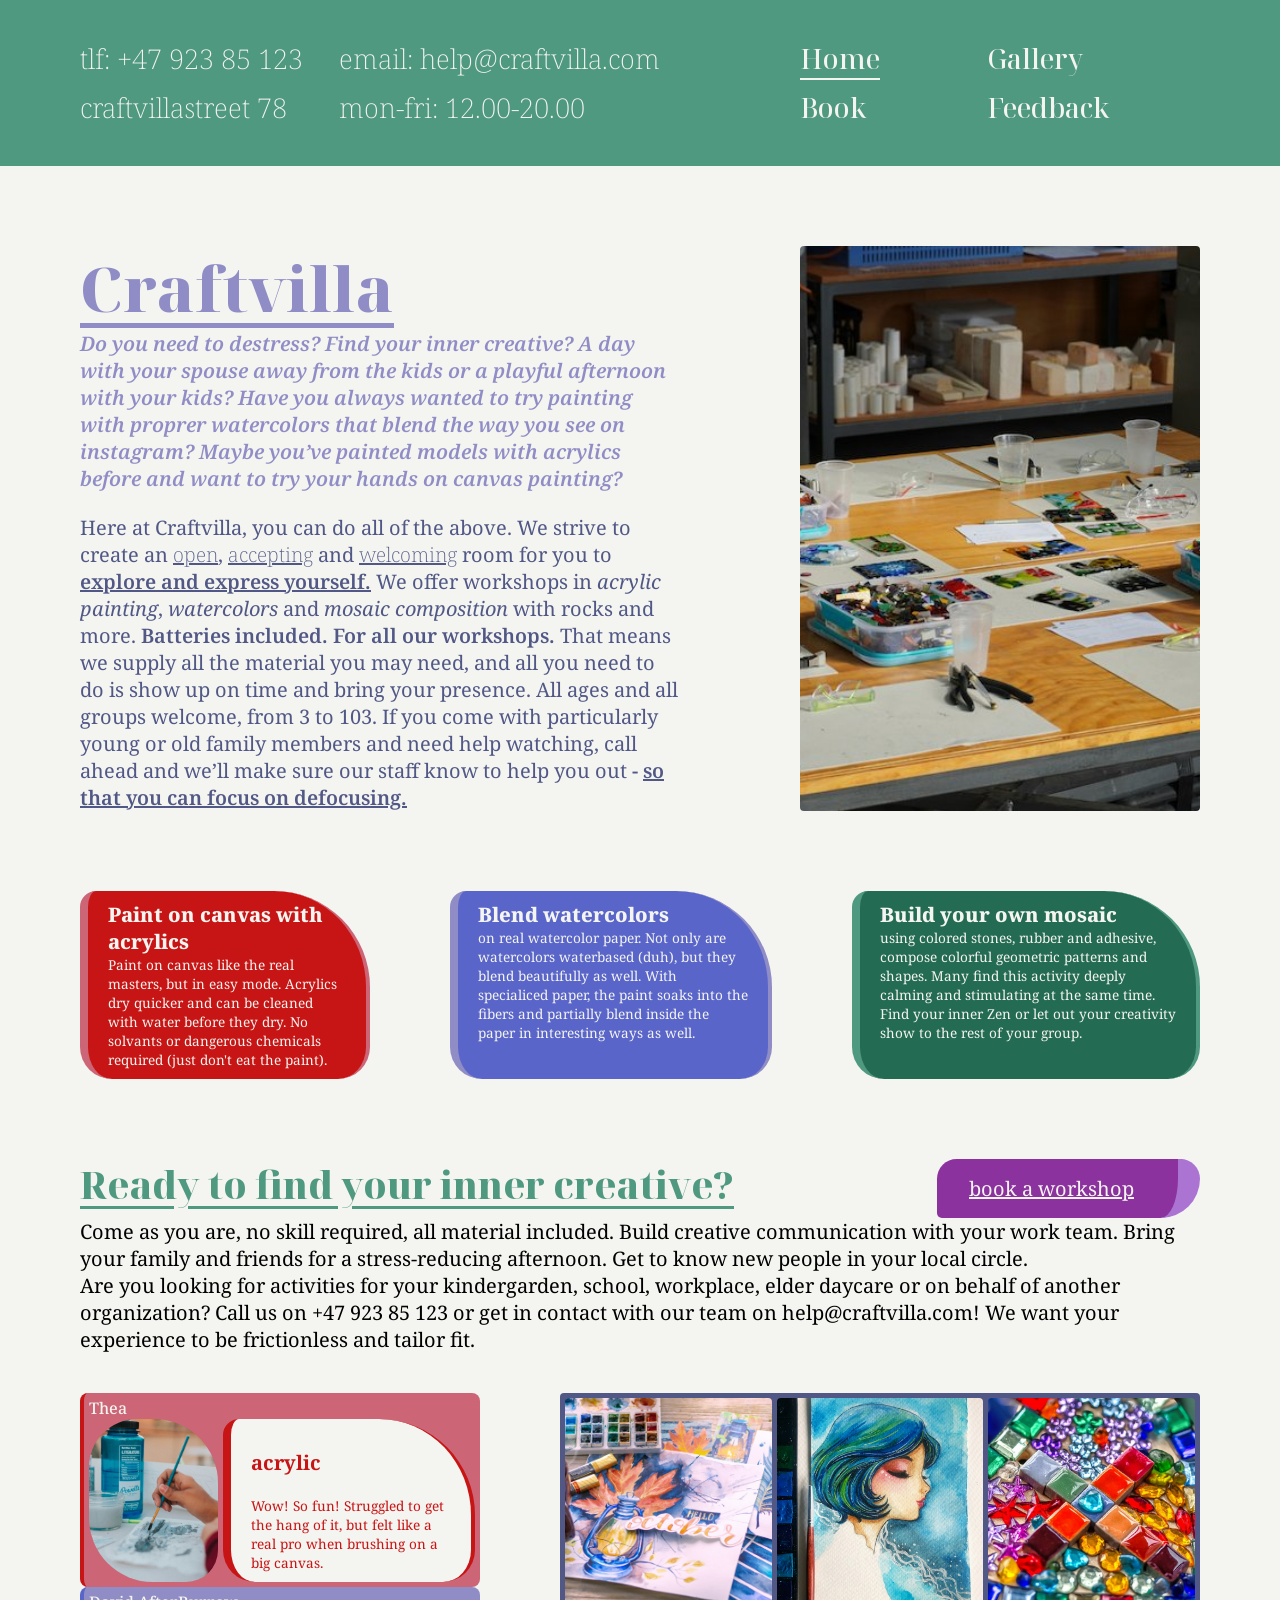
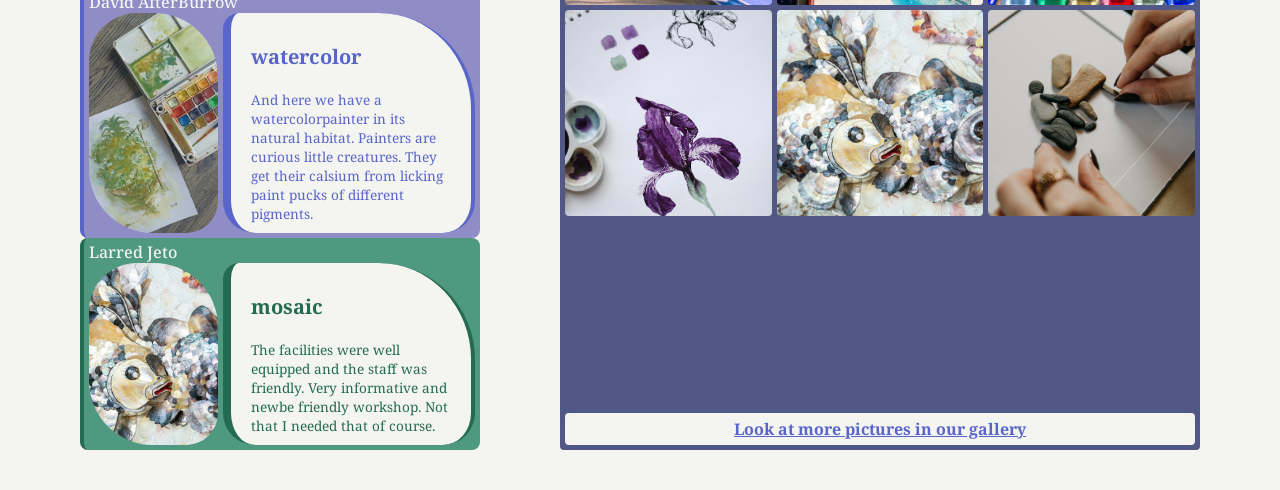
<file: index.html>
<!DOCTYPE html>
<html lang="en">
<head>
	<meta charset="UTF-8">
	<meta name="viewport" content="width=device-width, initial-scale=1.0">

	<link href="src/css/style.css" rel="stylesheet">
	<script src="src/js/main.js" type="module"></script>

	<title>Craftvilla</title>
</head>
<body>
	<header class="spaced-out horizontal green horizontal-padding vertical-padding-small">
		<address class="xl thin">
			<span>tlf: +47 923 85 123</span>
			<span>email: help@craftvilla.com</span>
			<span>craftvillastreet 78</span>
			<span>mon-fri: 12.00-20.00</span>
		</address>
		<nav>
			<a class="current" href="index.html">Home</a>
			<a href="src/html/gallery.html">Gallery</a>
			<a href="src/html/book.html">Book</a>
			<a href="src/html/feedback.html">Feedback</a>
		</nav>
	</header>
	<main>
		<section class="spaced-out horizontal spacing-standard top-padding-large">
			<div class="seven-point-five-16ths">
				<h1 class="violet inverted underlined display">Craftvilla</h1>
				<p class="violet inverted accent-text">Do you need to destress? Find your inner creative? A day with your spouse away from the kids or a playful
					afternoon with your kids? Have you always wanted to try painting with proprer watercolors that blend the way you see on instagram?
					Maybe you’ve painted models with acrylics before and want to try your hands on canvas painting?
				</p>
				<br>
				<p class="violet inverted">Here at Craftvilla, you can do all of the above. We strive to create an <span class="thin underlined">open</span>,
					<span class="thin underlined">accepting</span> and <span class="thin underlined">welcoming</span> room for you to
					<span class="bold underlined">explore and express yourself.</span> We offer workshops in <i>acrylic painting</i>, <i>watercolors</i> and
					<i>mosaic composition</i> with rocks and more. <span class="bold">Batteries included. <span class="italic">For all our workshops.</span></span>
					That means we supply all the material you may need, and all you need to do is show up on time and bring your presence. All ages and all groups 
					welcome, from 3 to 103. If you come with particularly young or old family members and need help watching, call ahead and we’ll make sure our
					staff know to help you out <span class="bold">- <span class="underlined">so that you can focus on defocusing.</span></span>
				</p>
			</div>
			<img class="square five-16ths" src="assets/images/company/group-watercolor-space.jpg" alt="Table with painting equipment for a group.">
		</section>
		<div id="product-cards" class="spaced-evenly horizontal spacing-standard">
			<article class="text-card red">
				<h2 class="card-heading">Paint on canvas with acrylics</h2>
				<p>Paint on canvas like the real masters, but in easy mode. Acrylics dry quicker and can be cleaned with water before they dry.
					No solvants or dangerous chemicals required (just don't eat the paint).
				</p>
			</article>
			<article class="text-card violet">
				<h2 class="card-heading">Blend watercolors</h2>
				<p>on real watercolor paper. Not only are watercolors waterbased (duh), but they blend beautifully as well. With specialiced paper,
					the paint soaks into the fibers and partially blend inside the paper in interesting ways as well.</p>
			</article>
			<article class="text-card green">
				<h2 class="card-heading">Build your own mosaic</h2>
				<p>using colored stones, rubber and adhesive, compose colorful geometric patterns and shapes. Many find this activity deeply calming and stimulating
					at the same time. Find your inner Zen or let out your creativity show to the rest of your group.</p>
			</article>
		</div>
		<section class="spacing-standard no-bottom-padding">
			<div class="spaced-out horizontal">
				<h2 class="green inverted underlined display">Ready to find your inner creative?</h2>
				<a href="src/html/book.html" class="button-link purple">book a workshop</a>
			</div>
			<p>Come as you are, no skill required, all material included. Build creative communication with your work team.
				Bring your family and friends for a stress-reducing afternoon. Get to know new people in your local circle.
			</p>
			<p>Are you looking for activities for your kindergarden, school, workplace, elder daycare or on behalf of another organization?
				Call us on +47 923 85 123 or get in contact with our team on help@craftvilla.com! We want your experience to be frictionless and tailor fit.
			</p>
		</section>
		<div class="spaced-out horizontal spacing-standard">
			<div id="featured-reviews" class="spaced-out vertical five-16ths">
				<template id="review-card-template">
					<article class="review-card">
						<h2 class="card-subheading">Name of Reviewer</h2>
						<div class="spaced-out horizontal">
							<img class="square">
							<section class="text-card inverted">
								<h3 class="card-heading">Artform</h3>
								<p class="card-text">Review Content</p>
							</section>
						</div>
					</article>
				</template>
			</div>
			<!-- TODO: A lot of nested structuring divs that cannot be sections as they are not identified. 
			Might be possible to identify programmatically w. f.ex. aria-labels etc. -->
			<div class="spaced-out vertical violet dark corners-small eight-16ths">
				<div class="img-grid margin-xs" data-columns="3" data-rows="2"></div>
				<a class="mid-flow inverted margin-xs corners-small padding-xs spaced-evenly"
					href="src/html/gallery.html">Look at more pictures in our gallery
				</a>
			</div>
		</div>
	</main>
</body>
</html>
</file>
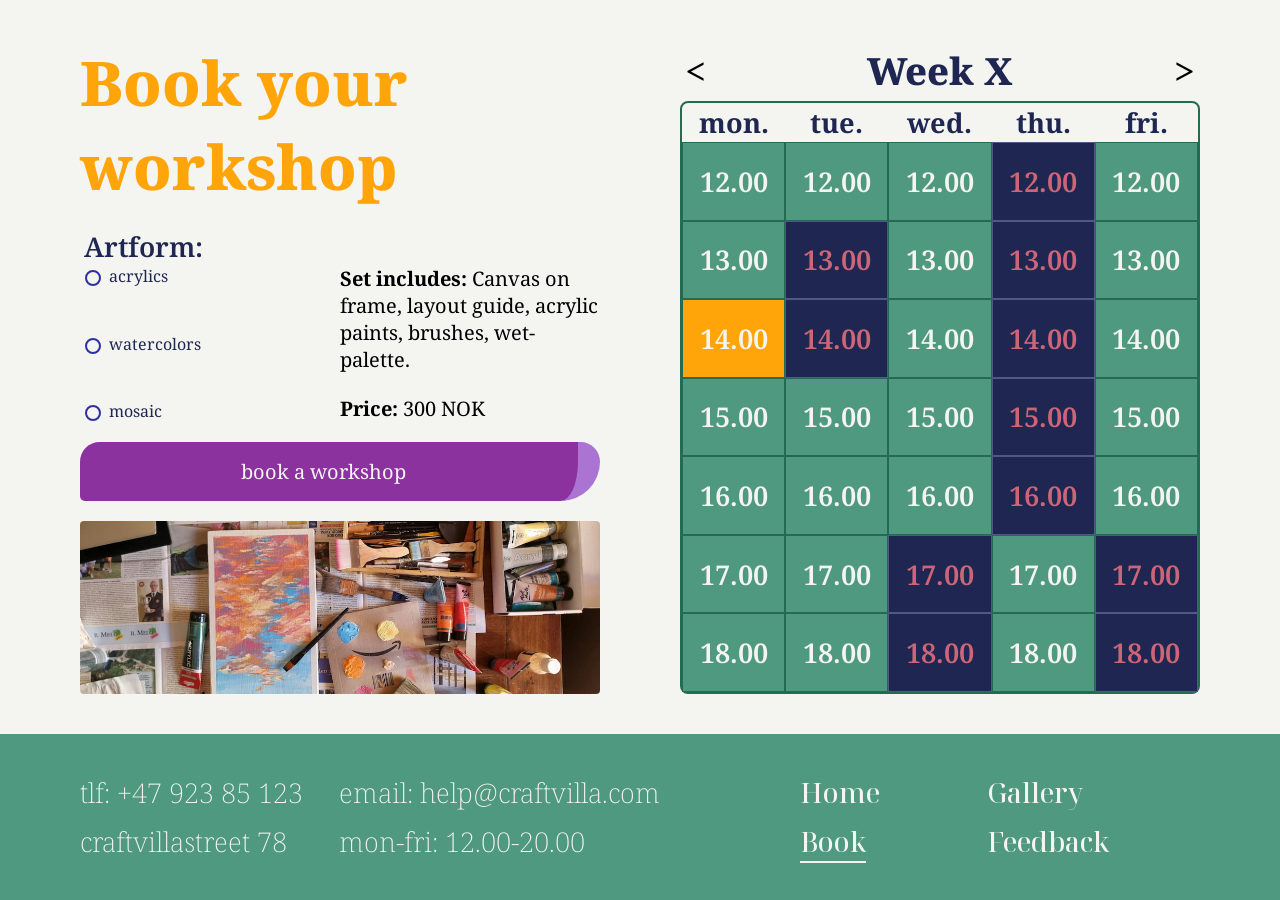
<file: src/html/book.html>
<!DOCTYPE html>
<html lang="en">
<head>
	<meta charset="UTF-8">
	<meta name="viewport" content="width=device-width, initial-scale=1.0">
	
	<link href="../css/style.css" rel="stylesheet">
	<script src="../js/main.js" type="module"></script>
	<title>Craftvilla - Book your workshop</title>
</head>
<body>
<main class="spaced-evenly horizontal spacing-standard">
	<section class="spaced-out vertical small-gap">
		<h1 class="gold small">Book your workshop</h1>
		<fieldset id="select-artform">
			<legend class="text-blue xl bold">Artform:</legend>
			<div class="spaced-out horizontal">
				<div class="spaced-out vertical">
					<div>
						<input type="radio" id="artform-acrylics" name="artform" value="acrylics">
						<label for="artform-acrylics" class="text-blue">acrylics</label>
					</div>
					<div>
						<input type="radio" id="artform-watercolors" name="artform" value="watercolors">
						<label for="artform-watercolors" class="text-blue">watercolors</label>
					</div>
					<div>
						<input type="radio" id="artform-mosaic" name="artform" value="mosaic">
						<label for="artform-mosaic" class="text-blue">mosaic</label>
					</div>
				</div>
				<div id="info-view">
					<template id="artform-info-template">
						<p class="artform-info"><b>Set includes: </b></p>
						<br>
						<p class="artform-price"><b>Price: </b></p>
					</template>
				</div>
			</div>
		</fieldset>
		<button class="purple">book a workshop</button>
		<div class="crop-frame">
			<img id="selected-artform-img" src="../../assets/images/company/acrylics-station.jpg">
		</div>
	</section>
	<section id="calendar" class="spaced-out vertical">
		<div class="spaced-out horizontal">
			<button id="previous-week">&lt;</button>
			<h2 id="week-nr">Week X</h2>
			<button id="next-week">&gt;</button>
		</div>
		<!--TODO: Visual state is only a mockup, but is set up to be hooked up to js.-->
		<table>
			<thead>
				<tr>
					<th>mon.</th>
					<th>tue.</th>
					<th>wed.</th>
					<th>thu.</th>
					<th>fri.</th>
				</tr>
			</thead>
			<tbody>
				<tr>
					<td>12.00</td>
					<td>12.00</td>
					<td>12.00</td>
					<td class="unavailable">12.00</td>
					<td>12.00</td>
				</tr>
				<tr>
					<td>13.00</td>
					<td class="unavailable">13.00</td>
					<td>13.00</td>
					<td class="unavailable">13.00</td>
					<td>13.00</td>
				</tr>
				<tr>
					<td class="selected">14.00</td>
					<td class="unavailable">14.00</td>
					<td>14.00</td>
					<td class="unavailable">14.00</td>
					<td>14.00</td>
				</tr>
				<tr>
					<td>15.00</td>
					<td>15.00</td>
					<td>15.00</td>
					<td class="unavailable">15.00</td>
					<td>15.00</td>
				</tr>
				<tr>
					<td>16.00</td>
					<td>16.00</td>
					<td>16.00</td>
					<td class="unavailable">16.00</td>
					<td>16.00</td>
				</tr>
				<tr>
					<td>17.00</td>
					<td>17.00</td>
					<td class="unavailable">17.00</td>
					<td>17.00</td>
					<td class="unavailable">17.00</td>
				</tr>
				<tr>
					<td>18.00</td>
					<td>18.00</td>
					<td class="unavailable">18.00</td>
					<td>18.00</td>
					<td class="unavailable">18.00</td>
				</tr>
			</tbody>
		</table>
	</section>
</main>
<footer class="spaced-out horizontal green horizontal-padding vertical-padding-small">
		<address class="xl thin">
			<span>tlf: +47 923 85 123</span>
			<span>email: help@craftvilla.com</span>
			<span>craftvillastreet 78</span>
			<span>mon-fri: 12.00-20.00</span>
		</address>
		<nav>
			<a href="../../index.html">Home</a>
			<a href="gallery.html">Gallery</a>
			<a class="current" href="book.html">Book</a>
			<a href="feedback.html">Feedback</a>
		</nav>
</footer>
</body>
</html>
</file>
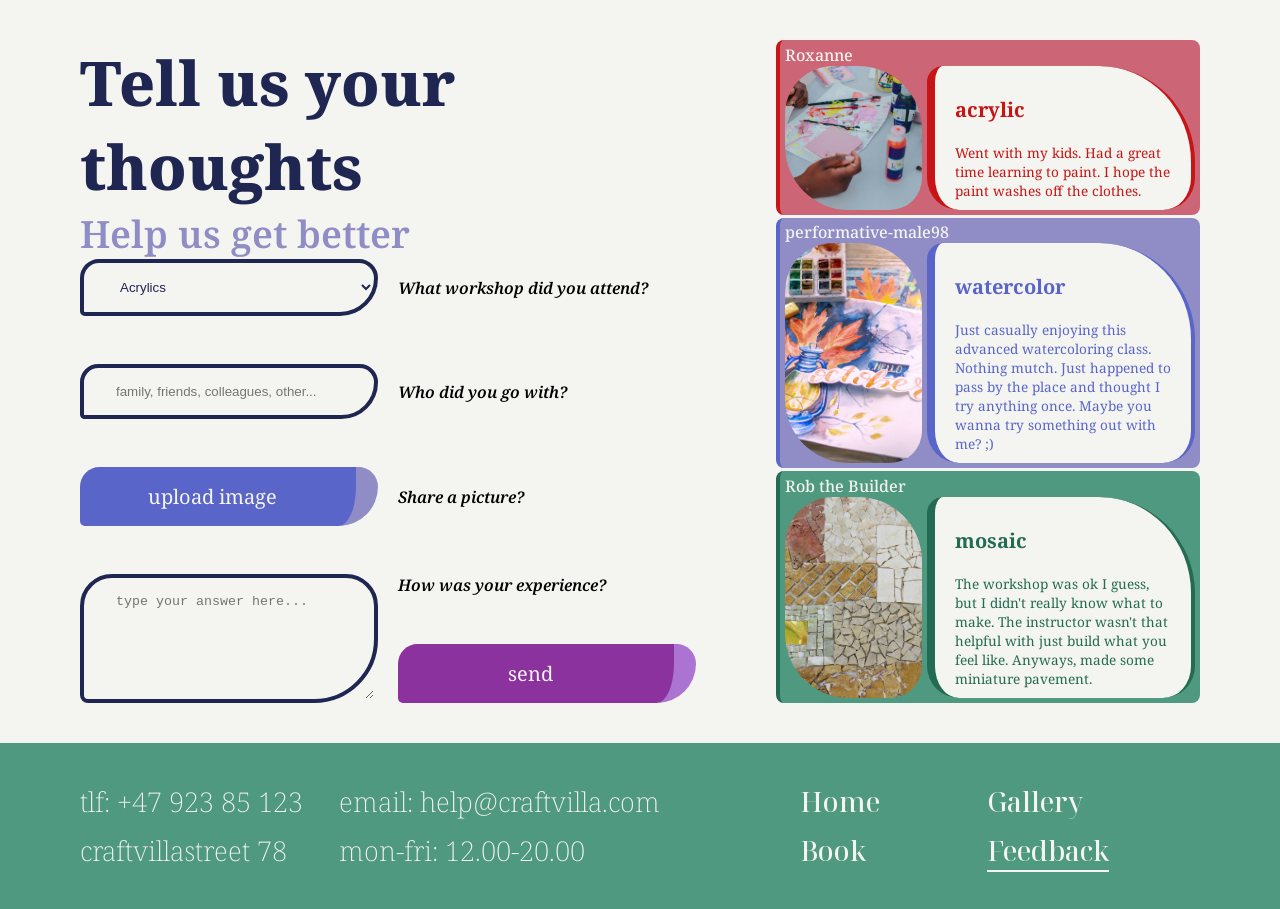
<file: src/html/feedback.html>
<!DOCTYPE html>
<html lang="en">
<head>
	<meta charset="UTF-8">
	<meta name="viewport" content="width=device-width, initial-scale=1.0">

	<link href="../css/style.css" rel="stylesheet">
	<script src="../js/main.js" type="module"></script>
	<title>Craftvilla - Give us feedback</title>
</head>
<body>
<main class="spaced-out horizontal spacing-standard">
	<div class="eight-16ths spaced-out vertical">
		<div>
			<h1 class="text-blue small">Tell us your thoughts</h1>
			<h2 class="violet inverted bold">Help us get better</h2>
		</div>
		<form id="feedback-form">
			<select name="artform" id="artform-select" class="text-blue">
				<option value="acrylics">Acrylics</option>
				<option value="watercolors">Watercolors</option>
				<option value="mosaic">Mosaic</option>
			</select>
			<label for="artform-select" class="violet-dark accent-text">What workshop did you attend?</label>
			<input type="text" name="companions" id="companions-input" class="text-blue" placeholder="family, friends, colleagues, other...">
			<label for="companions-input" class="violet-dark accent-text">Who did you go with?</label>
			<!-- This would be an <input type="file"> in a functional form, but for ease of styling <button> is used -->
			<button type="button" class="violet fill">upload image</button>
			<label for="image-upload" class="violet-dark accent-text">Share a picture?</label>
			<textarea name="experience" id="experience-textarea" class="text-blue" placeholder="type your answer here..."></textarea>
			<label for="experience-textarea" class="violet-dark accent-text">How was your experience?</label>
			<button type="submit" class="purple">send</button>
		</form>
	</div>
	<div id="featured-reviews" class="spaced-out vertical five-point-five-16ths">
		<template id="review-card-template">
			<article class="review-card">
				<h2 class="card-subheading">Name of Reviewer</h2>
				<div class="spaced-out horizontal">
					<img class="square">
					<section class="text-card inverted">
						<h3 class="card-heading">Artform</h3>
						<p class="card-text">Review Content</p>
					</section>
				</div>
			</article>
		</template>
	</div>
</main>
<footer	class="spaced-out horizontal green horizontal-padding vertical-padding-small">
	<address class="xl thin">
		<span>tlf: +47 923 85 123</span>
		<span>email: help@craftvilla.com</span>
		<span>craftvillastreet 78</span>
		<span>mon-fri: 12.00-20.00</span>
	</address>
	<nav>
		<a href="../../index.html">Home</a>
		<a href="gallery.html">Gallery</a>
		<a href="book.html">Book</a>
		<a class="current" href="feedback.html">Feedback</a>
	</nav>
</footer>
</body>
</html>
</file>
<file: src/css/style.css>
@import url('https://fonts.googleapis.com/css2?family=Noto+Serif+Display:ital,wght@0,100..900;1,100..900&family=Noto+Serif:ital,wght@0,100..900;1,100..900&display=swap');

:root {
	/* Colors */
	--chalked-paper: #f4f4f0;
	--red-light: #cc6677;
	--red-dark: #c71414;
	--gold-light: #fbd297;
	--gold-dark: #ffa50a;
	--green-light: #509981;
	--green-dark: #246b53;
	--blue-light: #5965c9;
	--blue-dark: #2e309e;
	--text-blue: #1f2651;
	--violet-light: #908dc6;
	--violet-dark: #515886;
	--purple-light: #ab74d2;
	--purple-dark: #8b329f;

	--underline-color: black;

	/* Spacing */
	--1u: 6.25vw;
	--halfu: calc(var(--1u) * 0.5);
	--quarteru: calc(var(--1u) * 0.25);
	--eightu: calc(var(--1u) * 0.125);
	--sixteenthu: calc(var(--eightu) * 0.5);
	--sixtyfourthu: calc(var(--sixteenthu) * 0.25);
	--1halfu: calc(var(--1u) + var(--halfu));
	--4u: calc(var(--1u) * 4);
	--4halfu: calc(var(--4u) + var(--halfu));
	--5u: calc(var(--1u) * 5);
	--5halfu: calc(var(--5u) + var(--halfu));
	--6u: calc(var(--1u) * 6);
	--7u: calc(var(--1u) * 7);
	--7halfu: calc(var(--7u) + var(--halfu));
	--8u: calc(var(--1u) * 8);

	--vertical-spacing: var(--halfu);
	--horizontal-spacing: var(--1u);


	/* Corner radius */
	--corner-small: 0.25rem;
	--corner-regular: 0.5rem;
	--corner-medium: 1rem;
	--corner-large: 2rem;
	--corner-xl: 4rem;

	/* Font sizes */
	--font-size-small: 0.85rem;
	--font-size-medium: 1rem;
	--font-size-large: 1.25rem;
	--font-size-xl: 1.7rem;
}

/* Styles */
.xl {
	font-size: var(--font-size-xl);
	letter-spacing: 2%;
}

.thin {
	font-weight: 200;
	letter-spacing: 8%;
}

.bold {
	font-weight: 600;
	letter-spacing: 8%;
}

.underlined {
	text-decoration: underline var(--underline-color);
}

.red {
	color: var(--chalked-paper);
	--underline-color: var(--chalked-paper);
	background-color: var(--red-dark);
	--border-color: var(--red-light);
	
	& .inverted, &.inverted {
		color: var(--red-dark);
		--underline-color: var(--red-dark);
		background-color: var(--chalked-paper);
		--border-color: var(--red-dark);
	}
	
	&:has(.inverted) {
		background-color: var(--red-light);
		--border-color: var(--red-dark);
	}
}

.green {
	color: var(--chalked-paper);
	--underline-color: var(--chalked-paper);
	background-color: var(--green-dark);
	--border-color: var(--green-light);
	
	header&, footer& {
		background-color: var(--green-light);
	}
	
	&.inverted, & .inverted {
		color: var(--green-dark);
		--underline-color: var(--green-dark);
		background-color: var(--chalked-paper);
		
		--border-color: var(--green-dark);
		
		h2& {
			color: var(--green-light);
			--underline-color: var(--green-light);
		}
	}
	
	&:has( .inverted) {
		background-color: var(--green-light);
		--border-color: var(--green-dark);
	}
}
.violet {
	color: var(--chalked-paper);
	background-color: var(--blue-light);
	--underline-color: var(--chalked-paper);
	--border-color: var(--violet-light);
	
	& .inverted, &.inverted {
		color: var(--blue-light);
		background-color: var(--chalked-paper);
		--underline-color: var(--blue-light);
		--border-color: var(--blue-light);
		
		h1&, h2&, p.accent-text& {
			color: var(--violet-light);
			--underline-color: var(--violet-light);
		}
		
		p& {
			color: var(--violet-dark);
			--underline-color: var(--violet-dark);
		}
		
		& a, & a:visited {
			color: var(--blue-light);
		}
	}
	
	&:has(.inverted) {
		background-color: var(--violet-light);
		border-color: var(--blue-light);
	}
	
	&.dark {
		background-color: var(--violet-dark);
	}
	
	button&:active, .button-link&:active {
		background-color: var(--violet-light);
		--border-color: var(--blue-light);
	}
}

.purple {
	color: var(--chalked-paper);
	--underline-color: var(--chalked-paper);
	background-color: var(--purple-dark);
	--border-color: var(--purple-light);

	&.inverted {
		color: var(--purple-dark);
		--underline-color: var(--purple-dark);
		background-color: var(--chalked-paper);
		--border-color: var(--purple-dark);
	}

	button&:active, .button-link&:active {
		background-color: var(--purple-light);
		--border-color: var(--purple-dark);
	}
}

.gold {
	color: var(--gold-dark);
}

.text-blue {
	color: var(--text-blue);
	--border-color: var(--text-blue);
	--underline-color: var(--text-blue);
}

.text-card {
	padding: var(--eightu) var(--quarteru);
	border-top-left-radius: var(--corner-medium);
	border-bottom-left-radius: var(--corner-large);
	border-bottom-right-radius: var(--corner-large);
	border-top-right-radius: 6rem;
	border-left: solid var(--border-color) 0.5rem;
	border-right: solid var(--border-color) 0.25rem;

	& h2, h3 {
		font-size: var(--font-size-large);
		letter-spacing: 16%;
	}

	& p {
		font-size: var(--font-size-small);
	}
}

body {
	box-sizing: border-box;
	display: flex;
	flex-direction: column;
	min-height: 100dvh;
	max-width: 100dvw;
	margin: 0;
	padding: 0;

	background-color: var(--chalked-paper);
	font-family: 'Noto Serif', serif;
}

main {
	box-sizing: border-box;
	flex: 1;
	display: flex;
	flex-direction: column;
	justify-content: center;
	
	&.horizontal > section {
		min-width: 0;
		max-width: 50%;
		flex: 1;
	}
}

address {
	font-style: normal;
}

h1 {
	margin: 0;
	font-size: 3.85rem;
	font-weight: 800;
	letter-spacing: 32%;
	
	&.underlined {
		text-decoration: underline solid 8% var(--underline-color);
		text-underline-offset: 13.5%;
	}
	
	&.small {
		letter-spacing: 0%;
	}
}

h2 {
	margin: 0;
	font-size: 2.35rem;
	font-weight: 800;
	letter-spacing: 16%;
	
	&.underlined {
		text-decoration: underline solid var(--underline-color);
		text-underline-offset: 12%;
	}
}

p {
	margin: 0;
	font-size: var(--font-size-large);
}

a.mid-flow {
	font-weight: 700;
}

.display {
	font-family: 'Noto Serif Display', serif;
}

.accent-text {
	font-weight: 600;
	font-style: italic;
}

nav {
	font-family: 'Noto Serif Display', serif;
	font-size: var(--font-size-xl);
	font-weight: 500;
	letter-spacing: 16%;
	
	& a {
		color: var(--chalked-paper);
		text-decoration: none;
	}
	
	& a.current {
		text-decoration: underline solid var(--chalked-paper);
		text-underline-offset: 25%;
	}
	
	& a:hover {
		text-decoration:underline dotted var(--chalked-paper);
		text-underline-offset: 25%;
	}
}

button, a.button-link {
	padding: 1rem 2.75rem 1rem 2rem;
	font-family: 'Noto Serif', serif;
	font-size: var(--font-size-large);
	
	border: none;
	border-top-left-radius: var(--corner-large);
	border-top-right-radius: var(--corner-large);
	border-bottom-right-radius: var(--corner-xl);
	border-bottom-left-radius: var(--corner-regular);
	border-right: solid 1.4rem var(--border-color);
	
	&:hover {
		cursor: pointer;
	}
}

select, input, textarea {
	padding: 1rem 2rem;
	border: solid 0.25rem var(--border-color);
	background-color: var(--chalked-paper);
	
	border-top-left-radius: var(--corner-large);
	border-bottom-left-radius: var(--corner-regular);
	border-bottom-right-radius: var(--corner-xl);
	border-top-right-radius: var(--corner-large);
}

fieldset {
	border: none;
	padding: 0;
}

input[type=radio] {
	padding: 0;
	margin: 0 1ch;
	appearance: none;
	box-sizing: border-box;
	height: 8px;
	aspect-ratio: 1 / 1;
	outline: 2px solid var(--blue-dark);
	outline-offset: 2px;
	border-radius: 50%;
	cursor: pointer;
	background-color: transparent;
	
	&:checked {
		background-color: var(--gold-dark);
	}
}

label {
	cursor: pointer;
}

/* Layout */
.spaced-out {
	display: flex;
	align-items: stretch;
	justify-content: space-between;
}

.spaced-evenly {
	display: flex;
	align-items: stretch;
	justify-content: space-evenly;
}

.horizontal {
	flex-direction: row;
}

.vertical {
	flex-direction: column;
}

.spacing-standard {
	padding: var(--vertical-spacing) var(--horizontal-spacing);
	gap: var(--vertical-spacing) var(--horizontal-spacing);
}

.padding-xs {
	padding: var(--sixteenthu);
}

.margin-xs {
	margin: var(--sixteenthu);
}

.horizontal-padding {
	padding-left: var(--horizontal-spacing);
	padding-right: var(--horizontal-spacing);
}

.horizontal-padding-small {
	padding-left: var(--quarteru);
	padding-right: var(--quarteru);
}

.vertical-padding-small {
	padding-top: var(--halfu);
	padding-bottom: var(--halfu);
}

.top-padding-large {
	padding-top: var(--1u);
}

.large-gap {
	gap: var(--1u);
}

.small-gap {
	gap: var(--quarteru);
}

.no-bottom-padding {
	padding-bottom: 0;
}

.corners-small {
	border-radius: var(--corner-small);
}

address, nav {
	display: grid;
	grid: auto auto/ auto auto;
	gap: 0.75rem 1rem;
}

address {
	width: var(--7halfu);
}

nav {
	width: var(--5u);
}

img {
	object-fit: cover;
	border-radius: var(--corner-small);
	
	&.square {
		aspect-ratio: 1 / 1;
	}
}

.img-grid {
	display: grid;
	grid: 1fr 1fr / 1fr 1fr 1fr;
	gap: var(--sixteenthu);
	
	& img {
		width: 100%;
		height: 100%;
	}
}

.crop-frame {
	flex: 1;
	min-height: 0;
	width: 100%;
	position: relative;
	overflow: hidden;
}

.review-card {
	box-sizing: border-box;
	width: 100%;
	border-radius: var(--corner-regular);
	border-left: 0.25rem solid var(--border-color);
	padding: var(--sixteenthu);
	padding-top: calc(var(--sixtyfourthu) * 3);
	
	& h2 {
		font-family: 'Noto Serif', serif;
		font-size: var(--font-size-medium);
		font-weight: 500;
		letter-spacing: 0%;
		text-decoration: none;
	}

	& img {
		width: 33.3%;
		border-top-left-radius: 3rem;
		border-top-right-radius: var(--corner-xl);
		border-bottom-right-radius: var(--corner-large);
		border-bottom-left-radius: var(--corner-xl);
	}

	& > div {
		gap: var(--sixteenthu);
	}

	& .text-card {
		width: 66.7%;
	}
}

.five-16ths {
	width: var(--5u);
}

.five-point-five-16ths {
	width: var(--5halfu);
}

.seven-point-five-16ths {
	width: var(--7halfu);
}

.eight-16ths {
	width: var(--8u);
}


#feedback-form {
	display: grid;
	grid-template-columns: 1fr 1fr;
	justify-items: stretch;
	align-items: center;
	gap: 3rem var(--quarteru);
	
	& textarea {
		grid-row-start: span 2;
		align-self: stretch;
	}
}

#info-view {
	width: 50%;
}

#selected-artform-img {
	position: absolute;
	object-fit: cover;
	min-width: 0;
	min-height: 0;
	width: 100%;
	max-width: 100%;
	height: auto;
	max-height: 100%;
}

#calendar {
	width: 50%;
	color: var(--text-blue);
	
	& h2 {
		align-self: center;
	}
	
	& button {
		padding: var(--sixteenthu);
		background: none;
		border: none;
		font-size: 2.35rem;
		
		&:hover {
			font-weight: 900;
		}
	}
	
	& table {
		height: 100%;
		text-align: center;
		border: 2px solid var(--green-dark);
		border-radius: var(--corner-regular);
		border-spacing: 0;
		font-size: var(--font-size-xl);
		
		& th {
			font-weight: 700;
		}
		
		& td {
			color: var(--chalked-paper);
			background-color: var(--green-light);
			border: 1px solid var(--green-dark);
			font-weight: 600;
			cursor: pointer;
			
			&.unavailable {
				color: var(--red-light);
				background-color: var(--text-blue);
				border-color: var(--violet-dark);
				cursor: not-allowed;
			}
			
			&.selected {
				background-color: var(--gold-dark);
			}
		}
	}
}

/* Functional */
.visually-hidden {
	display: none;
}

.debug-border {
	border: 2px var(--green-dark) solid;
}
</file>
